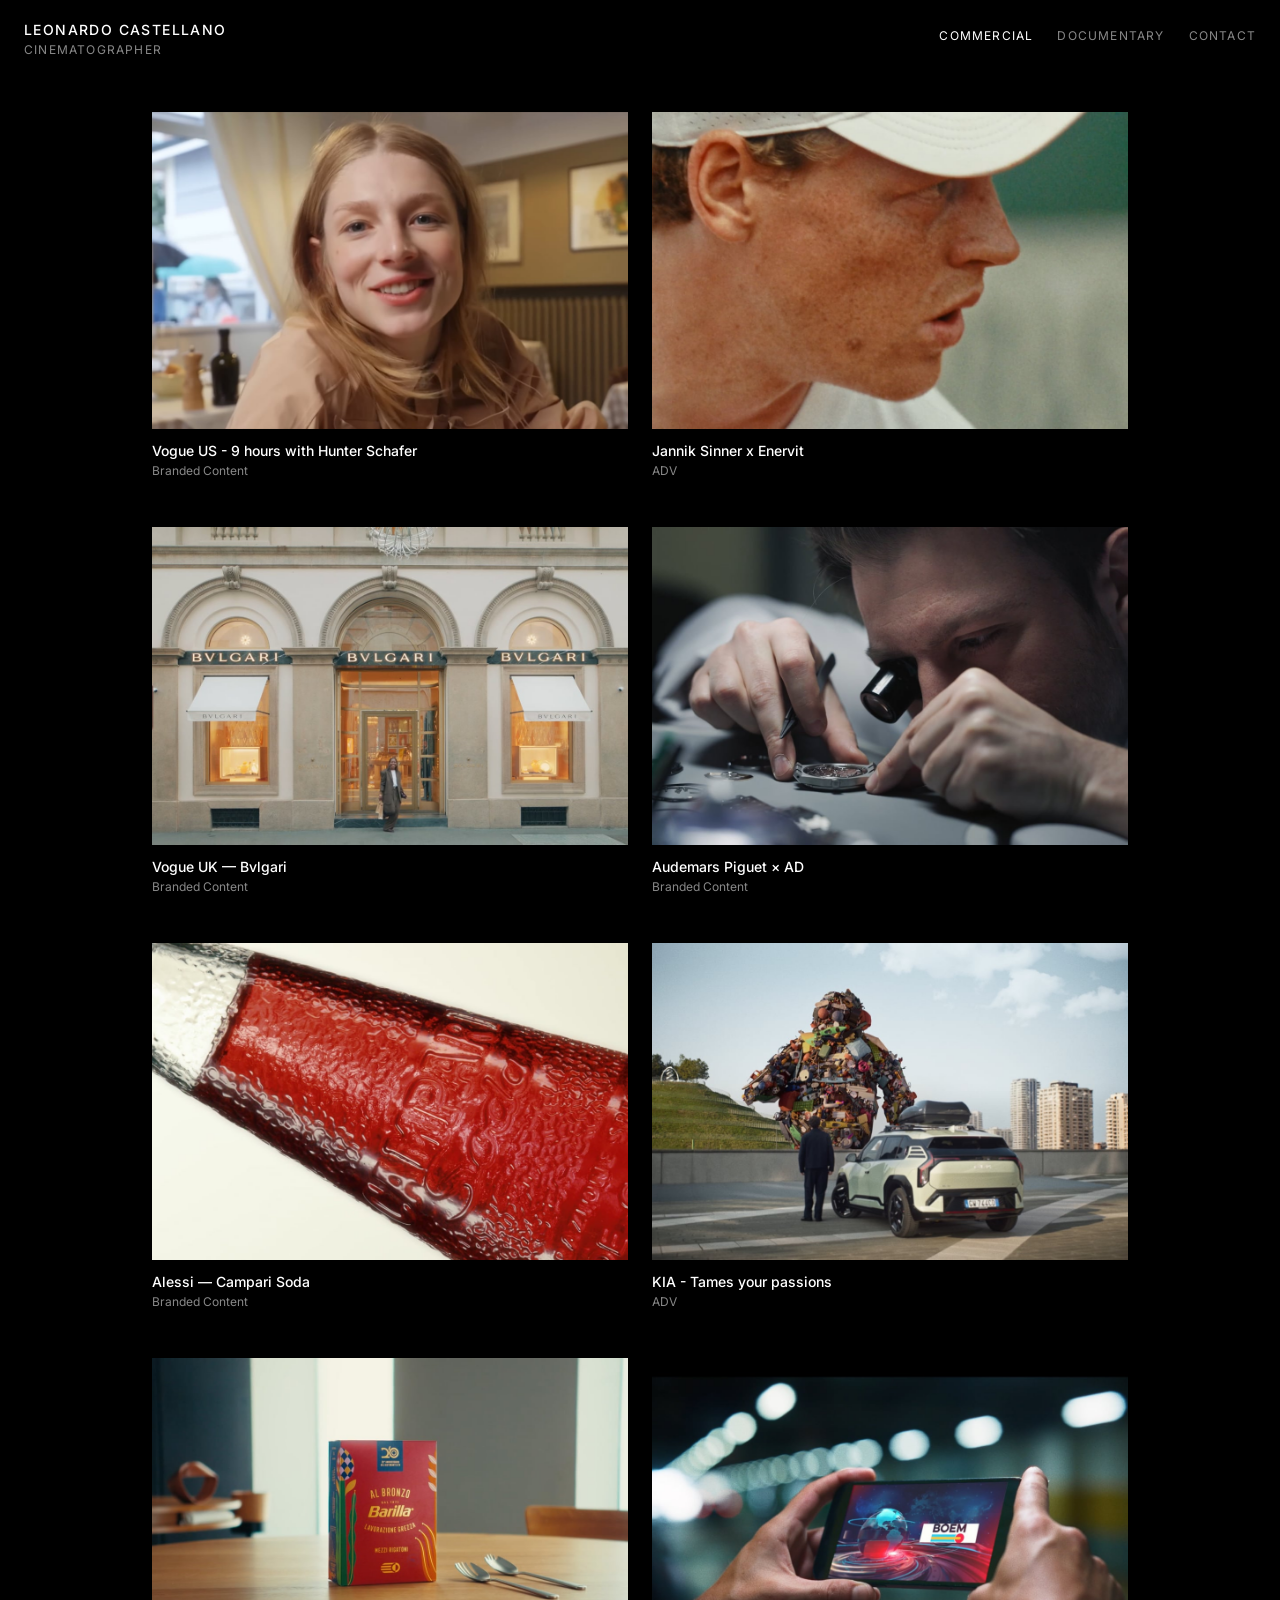
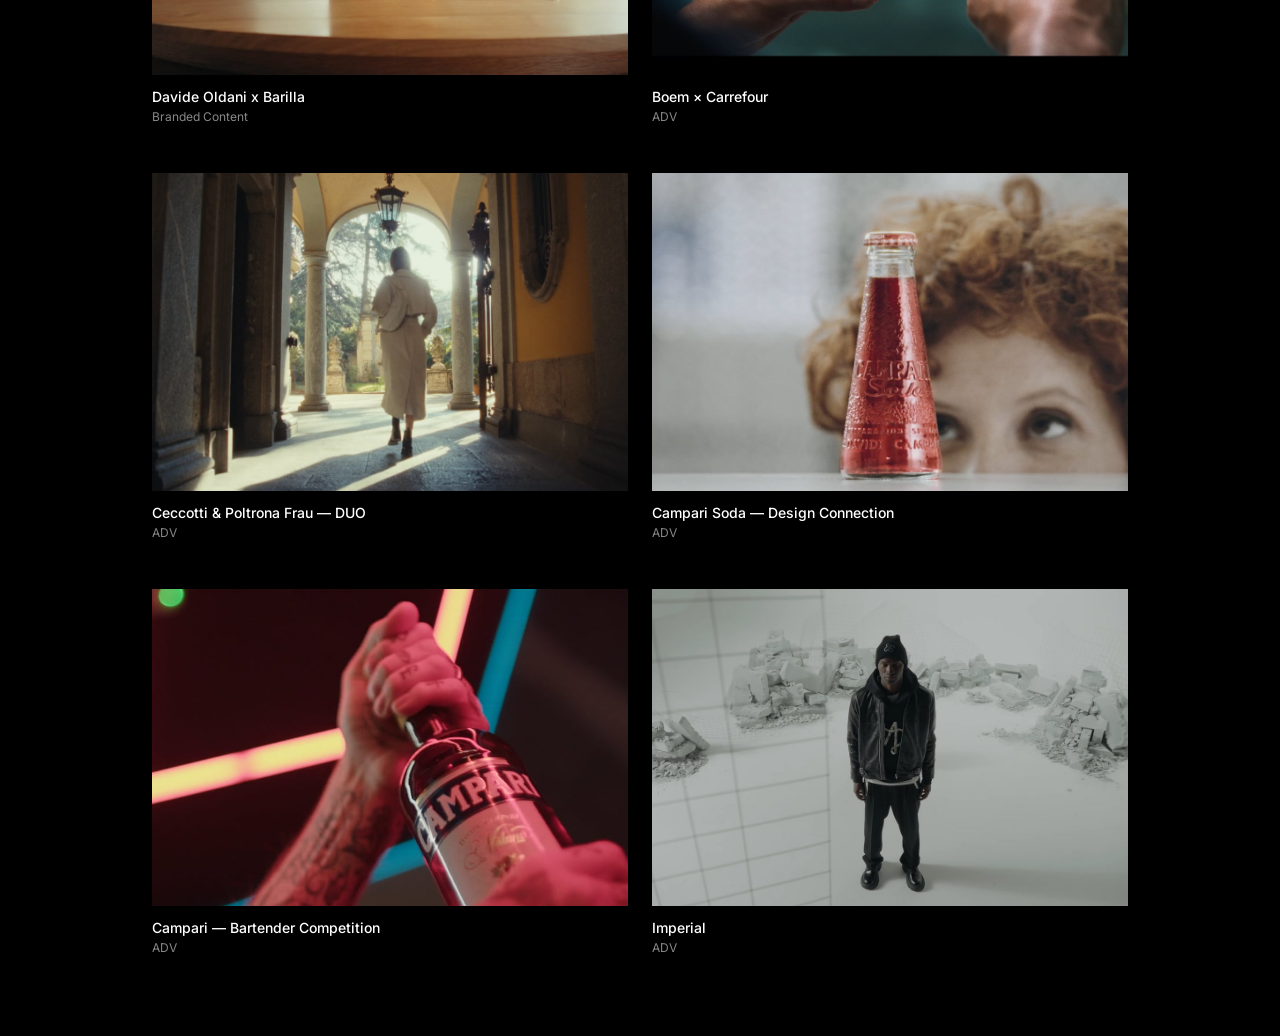
<file: index.html>
<!DOCTYPE html><html lang="en"> <head><script async src="https://www.googletagmanager.com/gtag/js?id=G-KH7DXNB1M0"></script> <script>(function(){const GA_ID = "G-KH7DXNB1M0";

  window.dataLayer = window.dataLayer || [];
  function gtag() { dataLayer.push(arguments); }
  window.gtag = gtag;
  gtag("js", new Date());
  gtag("config", GA_ID);
})();</script> <script>
  (function () {
    function track(event) {
      var link = event.target.closest && event.target.closest("a[href]");
      if (!link || typeof gtag !== "function") return;
      var url;
      try { url = new URL(link.href, location.href); } catch (e) { return; }

      if (url.protocol === "mailto:") {
        gtag("event", "contact_click", { method: "email", page_path: location.pathname, transport_type: "beacon" });
        return;
      }
      if (!/^https?:$/.test(url.protocol)) return;
      var host = url.hostname.replace(/^www\./, "");
      if (host === location.hostname.replace(/^www\./, "")) return;

      gtag("event", "outbound_click", {
        link_url: url.href,
        link_domain: host,
        link_text: (link.textContent || "").trim().slice(0, 100),
        page_path: location.pathname,
        transport_type: "beacon"
      });
    }
    document.addEventListener("click", track, true);
    document.addEventListener("auxclick", function (e) { if (e.button === 1) track(e); }, true);
  })();
</script><meta charset="UTF-8"><meta name="viewport" content="width=device-width, initial-scale=1.0"><meta name="description" content="Cinematographer based in Milan. Commercial work for Hermès, Miu Miu, Vogue US, Campari, Audemars Piguet, Schwarzkopf, and more. Co-founder of Panino Films."><link rel="canonical" href="https://leonardocastellano.com/"><!-- Open Graph --><meta property="og:type" content="website"><meta property="og:url" content="https://leonardocastellano.com/"><meta property="og:title" content="Leonardo Castellano — Cinematographer"><meta property="og:description" content="Cinematographer based in Milan. Commercial work for Hermès, Miu Miu, Vogue US, Campari, Audemars Piguet, Schwarzkopf, and more. Co-founder of Panino Films."><meta property="og:site_name" content="Leonardo Castellano"><meta property="og:image" content="https://leonardocastellano.com/images/vimeo_885307646.jpg"><meta property="og:image:width" content="1280"><meta property="og:image:height" content="720"><!-- Twitter Card --><meta name="twitter:card" content="summary_large_image"><meta name="twitter:title" content="Leonardo Castellano — Cinematographer"><meta name="twitter:description" content="Cinematographer based in Milan. Commercial work for Hermès, Miu Miu, Vogue US, Campari, Audemars Piguet, Schwarzkopf, and more. Co-founder of Panino Films."><meta name="twitter:image" content="https://leonardocastellano.com/images/vimeo_885307646.jpg"><title>Leonardo Castellano — Cinematographer</title><link rel="preconnect" href="https://fonts.googleapis.com"><link rel="preconnect" href="https://fonts.gstatic.com" crossorigin><link href="https://fonts.googleapis.com/css2?family=Inter:wght@300;400;500&display=swap" rel="stylesheet"><link rel="icon" type="image/svg+xml" href="/favicon.svg"><link rel="icon" type="image/x-icon" href="/favicon.ico"><!-- JSON-LD structured data --><script type="application/ld+json">{"@context":"https://schema.org","@type":"Person","name":"Leonardo Castellano","jobTitle":"Cinematographer","url":"https://leonardocastellano.com","sameAs":["https://www.instagram.com/leocast_/","https://www.linkedin.com/in/leonardo-castellano-b38709131/","https://www.imdb.com/name/nm10635795/","https://vimeo.com/leonardocastellano"],"worksFor":{"@type":"Organization","name":"Panino Films","url":"https://www.paninofilms.com/"},"address":{"@type":"PostalAddress","addressLocality":"Milan","addressCountry":"IT"}}</script><link rel="stylesheet" href="/_astro/contact.BIBNfQE3.css"></head> <body class="min-h-screen bg-(--color-bg) text-(--color-text)">  <nav class="fixed top-0 left-0 right-0 z-50 bg-(--color-bg)"> <div class="flex items-start justify-between px-6 py-5"> <div> <a href="/" class="block text-sm font-medium uppercase tracking-widest text-(--color-text) hover:opacity-70 transition-opacity">
Leonardo Castellano
</a> <span class="block text-xs uppercase tracking-widest text-(--color-muted) mt-0.5">
cinematographer
</span> </div> <!-- Desktop links --> <ul class="hidden sm:flex gap-6 items-center mt-0.5"> <li> <a href="/" class="text-xs uppercase tracking-widest transition-colors text-(--color-text)"> Commercial </a> </li><li> <a href="/documentary" class="text-xs uppercase tracking-widest transition-colors text-(--color-muted) hover:text-(--color-text)"> Documentary </a> </li><li> <a href="/contact" class="text-xs uppercase tracking-widest transition-colors text-(--color-muted) hover:text-(--color-text)"> Contact </a> </li> </ul> <!-- Mobile hamburger --> <button id="nav-toggle" class="sm:hidden flex flex-col justify-center gap-[5px] mt-1 p-1 -mr-1" aria-label="Toggle menu"> <span id="bar1" class="block w-5 h-px bg-(--color-text) transition-all duration-200"></span> <span id="bar2" class="block w-5 h-px bg-(--color-text) transition-all duration-200"></span> <span id="bar3" class="block w-5 h-px bg-(--color-text) transition-all duration-200"></span> </button> </div> <!-- Mobile menu panel --> <div id="nav-menu" class="hidden sm:hidden px-6 pb-6"> <ul class="flex flex-col gap-5"> <li> <a href="/" class="text-xs uppercase tracking-widest transition-colors text-(--color-text)"> Commercial </a> </li><li> <a href="/documentary" class="text-xs uppercase tracking-widest transition-colors text-(--color-muted) hover:text-(--color-text)"> Documentary </a> </li><li> <a href="/contact" class="text-xs uppercase tracking-widest transition-colors text-(--color-muted) hover:text-(--color-text)"> Contact </a> </li> </ul> </div> </nav> <script type="module">const c=document.getElementById("nav-toggle"),t=document.getElementById("nav-menu"),e=document.getElementById("bar1"),s=document.getElementById("bar2"),a=document.getElementById("bar3");c?.addEventListener("click",()=>{const n=!t?.classList.contains("hidden");t?.classList.toggle("hidden"),n?(e?.classList.remove("translate-y-[6px]","rotate-45"),s?.classList.remove("opacity-0"),a?.classList.remove("-translate-y-[6px]","-rotate-45")):(e?.classList.add("translate-y-[6px]","rotate-45"),s?.classList.add("opacity-0"),a?.classList.add("-translate-y-[6px]","-rotate-45"))});</script> <main class="pt-28 px-6 pb-20 max-w-5xl mx-auto"> <div class="grid grid-cols-1 md:grid-cols-2 gap-x-6 gap-y-12"> <article class="group cursor-pointer" data-title="Vogue US - 9 hours with Hunter Schafer" data-vimeo="885307646"> <div class="w-full overflow-hidden bg-(--color-placeholder)" style="aspect-ratio: 3/2;"> <img src="/images/vimeo_885307646.jpg" alt="Vogue US - 9 hours with Hunter Schafer" class="w-full h-full object-cover transition-opacity duration-300 group-hover:opacity-80"> </div> <div class="mt-3"> <p class="text-sm font-medium text-(--color-text)">Vogue US - 9 hours with Hunter Schafer</p> <p class="text-xs text-(--color-muted) mt-0.5">Branded Content</p> </div> </article><article class="group cursor-pointer" data-title="Jannik Sinner x Enervit" data-vimeo="1167198374"> <div class="w-full overflow-hidden bg-(--color-placeholder)" style="aspect-ratio: 3/2;"> <img src="/images/vimeo_1167198374.jpg" alt="Jannik Sinner x Enervit" class="w-full h-full object-cover transition-opacity duration-300 group-hover:opacity-80"> </div> <div class="mt-3"> <p class="text-sm font-medium text-(--color-text)">Jannik Sinner x Enervit</p> <p class="text-xs text-(--color-muted) mt-0.5">ADV</p> </div> </article><article class="group cursor-pointer" data-title="Vogue UK — Bvlgari" data-vimeo="1166902913"> <div class="w-full overflow-hidden bg-(--color-placeholder)" style="aspect-ratio: 3/2;"> <img src="/images/vimeo_1166902913.jpg" alt="Vogue UK — Bvlgari" class="w-full h-full object-cover transition-opacity duration-300 group-hover:opacity-80"> </div> <div class="mt-3"> <p class="text-sm font-medium text-(--color-text)">Vogue UK — Bvlgari</p> <p class="text-xs text-(--color-muted) mt-0.5">Branded Content</p> </div> </article><article class="group cursor-pointer" data-title="Audemars Piguet × AD" data-vimeo="969770645"> <div class="w-full overflow-hidden bg-(--color-placeholder)" style="aspect-ratio: 3/2;"> <img src="/images/vimeo_969770645.jpg" alt="Audemars Piguet × AD" class="w-full h-full object-cover transition-opacity duration-300 group-hover:opacity-80"> </div> <div class="mt-3"> <p class="text-sm font-medium text-(--color-text)">Audemars Piguet × AD</p> <p class="text-xs text-(--color-muted) mt-0.5">Branded Content</p> </div> </article><article class="group cursor-pointer" data-title="Alessi — Campari Soda" data-vimeo="793425584"> <div class="w-full overflow-hidden bg-(--color-placeholder)" style="aspect-ratio: 3/2;"> <img src="/images/vimeo_793425584.jpg" alt="Alessi — Campari Soda" class="w-full h-full object-cover transition-opacity duration-300 group-hover:opacity-80"> </div> <div class="mt-3"> <p class="text-sm font-medium text-(--color-text)">Alessi — Campari Soda</p> <p class="text-xs text-(--color-muted) mt-0.5">Branded Content</p> </div> </article><article class="group cursor-pointer" data-title="KIA - Tames your passions" data-vimeo="1167204986"> <div class="w-full overflow-hidden bg-(--color-placeholder)" style="aspect-ratio: 3/2;"> <img src="/images/vimeo_1167204986.jpg" alt="KIA - Tames your passions" class="w-full h-full object-cover transition-opacity duration-300 group-hover:opacity-80"> </div> <div class="mt-3"> <p class="text-sm font-medium text-(--color-text)">KIA - Tames your passions</p> <p class="text-xs text-(--color-muted) mt-0.5">ADV</p> </div> </article><article class="group cursor-pointer" data-title="Davide Oldani x Barilla" data-vimeo="885730419"> <div class="w-full overflow-hidden bg-(--color-placeholder)" style="aspect-ratio: 3/2;"> <img src="/images/vimeo_885730419.jpg" alt="Davide Oldani x Barilla" class="w-full h-full object-cover transition-opacity duration-300 group-hover:opacity-80"> </div> <div class="mt-3"> <p class="text-sm font-medium text-(--color-text)">Davide Oldani x Barilla</p> <p class="text-xs text-(--color-muted) mt-0.5">Branded Content</p> </div> </article><article class="group cursor-pointer" data-title="Boem × Carrefour" data-vimeo="1013064742"> <div class="w-full overflow-hidden bg-(--color-placeholder)" style="aspect-ratio: 3/2;"> <img src="/images/vimeo_1013064742.jpg" alt="Boem × Carrefour" class="w-full h-full object-cover transition-opacity duration-300 group-hover:opacity-80"> </div> <div class="mt-3"> <p class="text-sm font-medium text-(--color-text)">Boem × Carrefour</p> <p class="text-xs text-(--color-muted) mt-0.5">ADV</p> </div> </article><article class="group cursor-pointer" data-title="Ceccotti &#38; Poltrona Frau — DUO" data-vimeo="822110959"> <div class="w-full overflow-hidden bg-(--color-placeholder)" style="aspect-ratio: 3/2;"> <img src="/images/vimeo_822110959.jpg" alt="Ceccotti &#38; Poltrona Frau — DUO" class="w-full h-full object-cover transition-opacity duration-300 group-hover:opacity-80"> </div> <div class="mt-3"> <p class="text-sm font-medium text-(--color-text)">Ceccotti &amp; Poltrona Frau — DUO</p> <p class="text-xs text-(--color-muted) mt-0.5">ADV</p> </div> </article><article class="group cursor-pointer" data-title="Campari Soda — Design Connection" data-vimeo="500476100"> <div class="w-full overflow-hidden bg-(--color-placeholder)" style="aspect-ratio: 3/2;"> <img src="/images/vimeo_500476100.jpg" alt="Campari Soda — Design Connection" class="w-full h-full object-cover transition-opacity duration-300 group-hover:opacity-80"> </div> <div class="mt-3"> <p class="text-sm font-medium text-(--color-text)">Campari Soda — Design Connection</p> <p class="text-xs text-(--color-muted) mt-0.5">ADV</p> </div> </article><article class="group cursor-pointer" data-title="Campari — Bartender Competition" data-vimeo="829504361"> <div class="w-full overflow-hidden bg-(--color-placeholder)" style="aspect-ratio: 3/2;"> <img src="/images/vimeo_829504361.jpg" alt="Campari — Bartender Competition" class="w-full h-full object-cover transition-opacity duration-300 group-hover:opacity-80"> </div> <div class="mt-3"> <p class="text-sm font-medium text-(--color-text)">Campari — Bartender Competition</p> <p class="text-xs text-(--color-muted) mt-0.5">ADV</p> </div> </article><article class="group cursor-pointer" data-title="Imperial" data-vimeo="1019816028"> <div class="w-full overflow-hidden bg-(--color-placeholder)" style="aspect-ratio: 3/2;"> <img src="/images/vimeo_1019816028.jpg" alt="Imperial" class="w-full h-full object-cover transition-opacity duration-300 group-hover:opacity-80"> </div> <div class="mt-3"> <p class="text-sm font-medium text-(--color-text)">Imperial</p> <p class="text-xs text-(--color-muted) mt-0.5">ADV</p> </div> </article> </div> </main>  <div id="lightbox" class="fixed inset-0 z-[200] flex items-center justify-center bg-black/95 opacity-0 pointer-events-none transition-opacity duration-300" role="dialog" aria-modal="true" aria-label="Video player"> <button id="lightbox-close" class="absolute top-5 right-6 text-2xl leading-none text-white/50 hover:text-white transition-colors" aria-label="Close">✕</button> <div class="w-[90vw] max-w-4xl" style="aspect-ratio: 16/9;"> <iframe id="lightbox-iframe" class="w-full h-full" frameborder="0" allow="autoplay; fullscreen; picture-in-picture" allowfullscreen></iframe> </div> </div> <script type="module">const i=document.getElementById("lightbox"),c=document.getElementById("lightbox-iframe"),l=document.getElementById("lightbox-close");function d(e){c.src=e,i.classList.remove("opacity-0","pointer-events-none"),document.body.style.overflow="hidden"}function s(e,t,o){const n=window.gtag;typeof n=="function"&&n("event","video_play",{video_title:e.dataset.title??"",video_provider:t,video_id:o,page_path:location.pathname})}function a(){i.classList.add("opacity-0","pointer-events-none"),c.src="",document.body.style.overflow=""}l?.addEventListener("click",a);i.addEventListener("click",e=>{e.target===i&&a()});document.addEventListener("keydown",e=>{e.key==="Escape"&&a()});document.querySelectorAll("[data-vimeo]").forEach(e=>{e.addEventListener("click",()=>{const t=e.dataset.vimeo,o=e.dataset.vimeoHash;if(t){const n=o?`&h=${o}`:"";s(e,"vimeo",t),d(`https://player.vimeo.com/video/${t}?autoplay=1${n}&color=ffffff&title=0&byline=0&portrait=0`)}})});document.querySelectorAll("[data-youtube]").forEach(e=>{e.addEventListener("click",()=>{const t=e.dataset.youtube;t&&(s(e,"youtube",t),d(`https://www.youtube.com/embed/${t}?autoplay=1`))})});</script> </body></html>
</file>
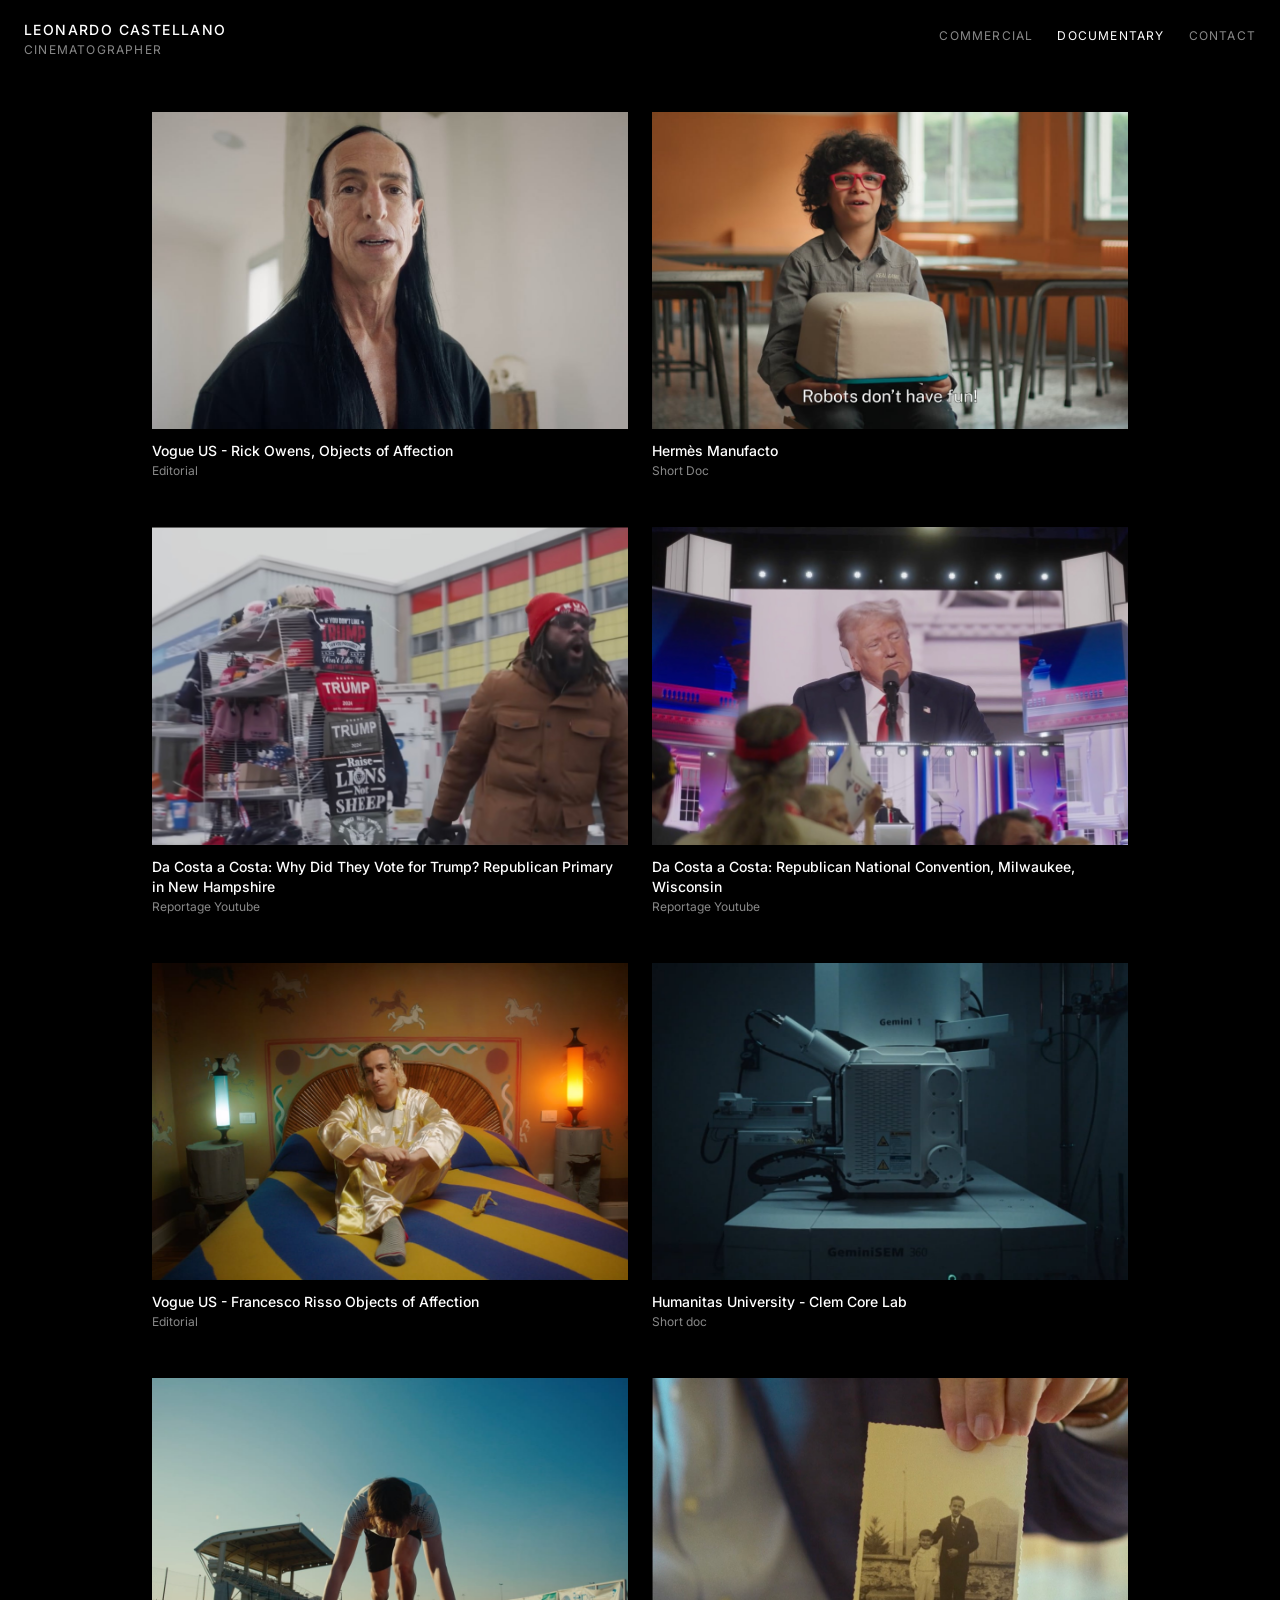
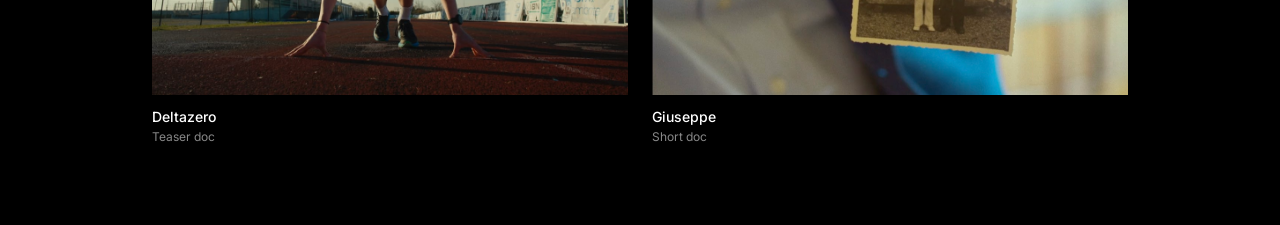
<file: documentary/index.html>
<!DOCTYPE html><html lang="en"> <head><script async src="https://www.googletagmanager.com/gtag/js?id=G-KH7DXNB1M0"></script> <script>(function(){const GA_ID = "G-KH7DXNB1M0";

  window.dataLayer = window.dataLayer || [];
  function gtag() { dataLayer.push(arguments); }
  window.gtag = gtag;
  gtag("js", new Date());
  gtag("config", GA_ID);
})();</script> <script>
  (function () {
    function track(event) {
      var link = event.target.closest && event.target.closest("a[href]");
      if (!link || typeof gtag !== "function") return;
      var url;
      try { url = new URL(link.href, location.href); } catch (e) { return; }

      if (url.protocol === "mailto:") {
        gtag("event", "contact_click", { method: "email", page_path: location.pathname, transport_type: "beacon" });
        return;
      }
      if (!/^https?:$/.test(url.protocol)) return;
      var host = url.hostname.replace(/^www\./, "");
      if (host === location.hostname.replace(/^www\./, "")) return;

      gtag("event", "outbound_click", {
        link_url: url.href,
        link_domain: host,
        link_text: (link.textContent || "").trim().slice(0, 100),
        page_path: location.pathname,
        transport_type: "beacon"
      });
    }
    document.addEventListener("click", track, true);
    document.addEventListener("auxclick", function (e) { if (e.button === 1) track(e); }, true);
  })();
</script><meta charset="UTF-8"><meta name="viewport" content="width=device-width, initial-scale=1.0"><meta name="description" content="Documentary, short film, and reportage work by Leonardo Castellano, cinematographer based in Milan."><link rel="canonical" href="https://leonardocastellano.com/documentary/"><!-- Open Graph --><meta property="og:type" content="website"><meta property="og:url" content="https://leonardocastellano.com/documentary/"><meta property="og:title" content="Documentary — Leonardo Castellano"><meta property="og:description" content="Documentary, short film, and reportage work by Leonardo Castellano, cinematographer based in Milan."><meta property="og:site_name" content="Leonardo Castellano"><meta property="og:image" content="https://leonardocastellano.com/images/vimeo_885307646.jpg"><meta property="og:image:width" content="1280"><meta property="og:image:height" content="720"><!-- Twitter Card --><meta name="twitter:card" content="summary_large_image"><meta name="twitter:title" content="Documentary — Leonardo Castellano"><meta name="twitter:description" content="Documentary, short film, and reportage work by Leonardo Castellano, cinematographer based in Milan."><meta name="twitter:image" content="https://leonardocastellano.com/images/vimeo_885307646.jpg"><title>Documentary — Leonardo Castellano</title><link rel="preconnect" href="https://fonts.googleapis.com"><link rel="preconnect" href="https://fonts.gstatic.com" crossorigin><link href="https://fonts.googleapis.com/css2?family=Inter:wght@300;400;500&display=swap" rel="stylesheet"><link rel="icon" type="image/svg+xml" href="/favicon.svg"><link rel="icon" type="image/x-icon" href="/favicon.ico"><!-- JSON-LD structured data --><script type="application/ld+json">{"@context":"https://schema.org","@type":"Person","name":"Leonardo Castellano","jobTitle":"Cinematographer","url":"https://leonardocastellano.com","sameAs":["https://www.instagram.com/leocast_/","https://www.linkedin.com/in/leonardo-castellano-b38709131/","https://www.imdb.com/name/nm10635795/","https://vimeo.com/leonardocastellano"],"worksFor":{"@type":"Organization","name":"Panino Films","url":"https://www.paninofilms.com/"},"address":{"@type":"PostalAddress","addressLocality":"Milan","addressCountry":"IT"}}</script><link rel="stylesheet" href="/_astro/contact.BIBNfQE3.css"></head> <body class="min-h-screen bg-(--color-bg) text-(--color-text)">  <nav class="fixed top-0 left-0 right-0 z-50 bg-(--color-bg)"> <div class="flex items-start justify-between px-6 py-5"> <div> <a href="/" class="block text-sm font-medium uppercase tracking-widest text-(--color-text) hover:opacity-70 transition-opacity">
Leonardo Castellano
</a> <span class="block text-xs uppercase tracking-widest text-(--color-muted) mt-0.5">
cinematographer
</span> </div> <!-- Desktop links --> <ul class="hidden sm:flex gap-6 items-center mt-0.5"> <li> <a href="/" class="text-xs uppercase tracking-widest transition-colors text-(--color-muted) hover:text-(--color-text)"> Commercial </a> </li><li> <a href="/documentary" class="text-xs uppercase tracking-widest transition-colors text-(--color-text)"> Documentary </a> </li><li> <a href="/contact" class="text-xs uppercase tracking-widest transition-colors text-(--color-muted) hover:text-(--color-text)"> Contact </a> </li> </ul> <!-- Mobile hamburger --> <button id="nav-toggle" class="sm:hidden flex flex-col justify-center gap-[5px] mt-1 p-1 -mr-1" aria-label="Toggle menu"> <span id="bar1" class="block w-5 h-px bg-(--color-text) transition-all duration-200"></span> <span id="bar2" class="block w-5 h-px bg-(--color-text) transition-all duration-200"></span> <span id="bar3" class="block w-5 h-px bg-(--color-text) transition-all duration-200"></span> </button> </div> <!-- Mobile menu panel --> <div id="nav-menu" class="hidden sm:hidden px-6 pb-6"> <ul class="flex flex-col gap-5"> <li> <a href="/" class="text-xs uppercase tracking-widest transition-colors text-(--color-muted) hover:text-(--color-text)"> Commercial </a> </li><li> <a href="/documentary" class="text-xs uppercase tracking-widest transition-colors text-(--color-text)"> Documentary </a> </li><li> <a href="/contact" class="text-xs uppercase tracking-widest transition-colors text-(--color-muted) hover:text-(--color-text)"> Contact </a> </li> </ul> </div> </nav> <script type="module">const c=document.getElementById("nav-toggle"),t=document.getElementById("nav-menu"),e=document.getElementById("bar1"),s=document.getElementById("bar2"),a=document.getElementById("bar3");c?.addEventListener("click",()=>{const n=!t?.classList.contains("hidden");t?.classList.toggle("hidden"),n?(e?.classList.remove("translate-y-[6px]","rotate-45"),s?.classList.remove("opacity-0"),a?.classList.remove("-translate-y-[6px]","-rotate-45")):(e?.classList.add("translate-y-[6px]","rotate-45"),s?.classList.add("opacity-0"),a?.classList.add("-translate-y-[6px]","-rotate-45"))});</script> <main class="pt-28 px-6 pb-20 max-w-5xl mx-auto"> <div class="grid grid-cols-1 md:grid-cols-2 gap-x-6 gap-y-12"> <article class="group cursor-pointer" data-title="Vogue US - Rick Owens, Objects of Affection" data-vimeo="912319725"> <div class="w-full overflow-hidden bg-(--color-placeholder)" style="aspect-ratio: 3/2;"> <img src="/images/vimeo_912319725.jpg" alt="Vogue US - Rick Owens, Objects of Affection" class="w-full h-full object-cover transition-opacity duration-300 group-hover:opacity-80"> </div> <div class="mt-3"> <p class="text-sm font-medium text-(--color-text)">Vogue US - Rick Owens, Objects of Affection</p> <p class="text-xs text-(--color-muted) mt-0.5">Editorial</p> </div> </article><article class="group cursor-pointer" data-title="Hermès Manufacto" data-vimeo="643445599"> <div class="w-full overflow-hidden bg-(--color-placeholder)" style="aspect-ratio: 3/2;"> <img src="/images/vimeo_643445599.jpg" alt="Hermès Manufacto" class="w-full h-full object-cover transition-opacity duration-300 group-hover:opacity-80"> </div> <div class="mt-3"> <p class="text-sm font-medium text-(--color-text)">Hermès Manufacto</p> <p class="text-xs text-(--color-muted) mt-0.5">Short Doc</p> </div> </article><article class="group cursor-pointer" data-title="Da Costa a Costa: Why Did They Vote for Trump? Republican Primary in New Hampshire" data-youtube="oygcTvkNezE"> <div class="w-full overflow-hidden bg-(--color-placeholder)" style="aspect-ratio: 3/2;"> <img src="/images/youtube_oygcTvkNezE.jpg" alt="Da Costa a Costa: Why Did They Vote for Trump? Republican Primary in New Hampshire" class="w-full h-full object-cover transition-opacity duration-300 group-hover:opacity-80"> </div> <div class="mt-3"> <p class="text-sm font-medium text-(--color-text)">Da Costa a Costa: Why Did They Vote for Trump? Republican Primary in New Hampshire</p> <p class="text-xs text-(--color-muted) mt-0.5">Reportage Youtube</p> </div> </article><article class="group cursor-pointer" data-title="Da Costa a Costa: Republican National Convention, Milwaukee, Wisconsin" data-youtube="ikqKi7T4ozw"> <div class="w-full overflow-hidden bg-(--color-placeholder)" style="aspect-ratio: 3/2;"> <img src="/images/youtube_ikqKi7T4ozw.jpg" alt="Da Costa a Costa: Republican National Convention, Milwaukee, Wisconsin" class="w-full h-full object-cover transition-opacity duration-300 group-hover:opacity-80"> </div> <div class="mt-3"> <p class="text-sm font-medium text-(--color-text)">Da Costa a Costa: Republican National Convention, Milwaukee, Wisconsin</p> <p class="text-xs text-(--color-muted) mt-0.5">Reportage Youtube</p> </div> </article><article class="group cursor-pointer" data-title="Vogue US - Francesco Risso Objects of Affection" data-vimeo="643561448"> <div class="w-full overflow-hidden bg-(--color-placeholder)" style="aspect-ratio: 3/2;"> <img src="/images/vimeo_643561448.jpg" alt="Vogue US - Francesco Risso Objects of Affection" class="w-full h-full object-cover transition-opacity duration-300 group-hover:opacity-80"> </div> <div class="mt-3"> <p class="text-sm font-medium text-(--color-text)">Vogue US - Francesco Risso Objects of Affection</p> <p class="text-xs text-(--color-muted) mt-0.5">Editorial</p> </div> </article><article class="group cursor-pointer" data-title="Humanitas University - Clem Core Lab" data-vimeo="1097592976"> <div class="w-full overflow-hidden bg-(--color-placeholder)" style="aspect-ratio: 3/2;"> <img src="/images/vimeo_1097592976.jpg" alt="Humanitas University - Clem Core Lab" class="w-full h-full object-cover transition-opacity duration-300 group-hover:opacity-80"> </div> <div class="mt-3"> <p class="text-sm font-medium text-(--color-text)">Humanitas University - Clem Core Lab</p> <p class="text-xs text-(--color-muted) mt-0.5">Short doc</p> </div> </article><article class="group cursor-pointer" data-title="Deltazero" data-vimeo="1103179692" data-vimeo-hash="4b1ccb0812"> <div class="w-full overflow-hidden bg-(--color-placeholder)" style="aspect-ratio: 3/2;"> <img src="/images/vimeo_1103179692.jpg" alt="Deltazero" class="w-full h-full object-cover transition-opacity duration-300 group-hover:opacity-80"> </div> <div class="mt-3"> <p class="text-sm font-medium text-(--color-text)">Deltazero</p> <p class="text-xs text-(--color-muted) mt-0.5">Teaser doc</p> </div> </article><article class="group cursor-pointer" data-title="Giuseppe" data-vimeo="859429738"> <div class="w-full overflow-hidden bg-(--color-placeholder)" style="aspect-ratio: 3/2;"> <img src="/images/vimeo_859429738.jpg" alt="Giuseppe" class="w-full h-full object-cover transition-opacity duration-300 group-hover:opacity-80"> </div> <div class="mt-3"> <p class="text-sm font-medium text-(--color-text)">Giuseppe</p> <p class="text-xs text-(--color-muted) mt-0.5">Short doc</p> </div> </article> </div> </main>  <div id="lightbox" class="fixed inset-0 z-[200] flex items-center justify-center bg-black/95 opacity-0 pointer-events-none transition-opacity duration-300" role="dialog" aria-modal="true" aria-label="Video player"> <button id="lightbox-close" class="absolute top-5 right-6 text-2xl leading-none text-white/50 hover:text-white transition-colors" aria-label="Close">✕</button> <div class="w-[90vw] max-w-4xl" style="aspect-ratio: 16/9;"> <iframe id="lightbox-iframe" class="w-full h-full" frameborder="0" allow="autoplay; fullscreen; picture-in-picture" allowfullscreen></iframe> </div> </div> <script type="module">const i=document.getElementById("lightbox"),c=document.getElementById("lightbox-iframe"),l=document.getElementById("lightbox-close");function d(e){c.src=e,i.classList.remove("opacity-0","pointer-events-none"),document.body.style.overflow="hidden"}function s(e,t,o){const n=window.gtag;typeof n=="function"&&n("event","video_play",{video_title:e.dataset.title??"",video_provider:t,video_id:o,page_path:location.pathname})}function a(){i.classList.add("opacity-0","pointer-events-none"),c.src="",document.body.style.overflow=""}l?.addEventListener("click",a);i.addEventListener("click",e=>{e.target===i&&a()});document.addEventListener("keydown",e=>{e.key==="Escape"&&a()});document.querySelectorAll("[data-vimeo]").forEach(e=>{e.addEventListener("click",()=>{const t=e.dataset.vimeo,o=e.dataset.vimeoHash;if(t){const n=o?`&h=${o}`:"";s(e,"vimeo",t),d(`https://player.vimeo.com/video/${t}?autoplay=1${n}&color=ffffff&title=0&byline=0&portrait=0`)}})});document.querySelectorAll("[data-youtube]").forEach(e=>{e.addEventListener("click",()=>{const t=e.dataset.youtube;t&&(s(e,"youtube",t),d(`https://www.youtube.com/embed/${t}?autoplay=1`))})});</script> </body></html>
</file>
<file: _astro/contact.BIBNfQE3.css>
/*! tailwindcss v4.1.18 | MIT License | https://tailwindcss.com */@layer properties{@supports (((-webkit-hyphens:none)) and (not (margin-trim:inline))) or ((-moz-orient:inline) and (not (color:rgb(from red r g b)))){*,:before,:after,::backdrop{--tw-translate-x:0;--tw-translate-y:0;--tw-translate-z:0;--tw-leading:initial;--tw-font-weight:initial;--tw-tracking:initial;--tw-backdrop-blur:initial;--tw-backdrop-brightness:initial;--tw-backdrop-contrast:initial;--tw-backdrop-grayscale:initial;--tw-backdrop-hue-rotate:initial;--tw-backdrop-invert:initial;--tw-backdrop-opacity:initial;--tw-backdrop-saturate:initial;--tw-backdrop-sepia:initial;--tw-duration:initial}}}@layer theme{:root,:host{--font-sans:"Inter",sans-serif;--font-mono:ui-monospace,SFMono-Regular,Menlo,Monaco,Consolas,"Liberation Mono","Courier New",monospace;--color-black:#000;--color-white:#fff;--spacing:.25rem;--container-4xl:56rem;--container-5xl:64rem;--text-xs:.75rem;--text-xs--line-height:calc(1/.75);--text-sm:.875rem;--text-sm--line-height:calc(1.25/.875);--text-lg:1.125rem;--text-lg--line-height:calc(1.75/1.125);--text-2xl:1.5rem;--text-2xl--line-height:calc(2/1.5);--font-weight-light:300;--font-weight-medium:500;--tracking-wide:.025em;--tracking-widest:.1em;--default-transition-duration:.15s;--default-transition-timing-function:cubic-bezier(.4,0,.2,1);--default-font-family:var(--font-sans);--default-mono-font-family:var(--font-mono);--color-bg:#000;--color-text:#fff;--color-muted:#888;--color-placeholder:#1a1a1a}}@layer base{*,:after,:before,::backdrop{box-sizing:border-box;border:0 solid;margin:0;padding:0}::file-selector-button{box-sizing:border-box;border:0 solid;margin:0;padding:0}html,:host{-webkit-text-size-adjust:100%;tab-size:4;line-height:1.5;font-family:var(--default-font-family,ui-sans-serif,system-ui,sans-serif,"Apple Color Emoji","Segoe UI Emoji","Segoe UI Symbol","Noto Color Emoji");font-feature-settings:var(--default-font-feature-settings,normal);font-variation-settings:var(--default-font-variation-settings,normal);-webkit-tap-highlight-color:transparent}hr{height:0;color:inherit;border-top-width:1px}abbr:where([title]){-webkit-text-decoration:underline dotted;text-decoration:underline dotted}h1,h2,h3,h4,h5,h6{font-size:inherit;font-weight:inherit}a{color:inherit;-webkit-text-decoration:inherit;text-decoration:inherit}b,strong{font-weight:bolder}code,kbd,samp,pre{font-family:var(--default-mono-font-family,ui-monospace,SFMono-Regular,Menlo,Monaco,Consolas,"Liberation Mono","Courier New",monospace);font-feature-settings:var(--default-mono-font-feature-settings,normal);font-variation-settings:var(--default-mono-font-variation-settings,normal);font-size:1em}small{font-size:80%}sub,sup{vertical-align:baseline;font-size:75%;line-height:0;position:relative}sub{bottom:-.25em}sup{top:-.5em}table{text-indent:0;border-color:inherit;border-collapse:collapse}:-moz-focusring{outline:auto}progress{vertical-align:baseline}summary{display:list-item}ol,ul,menu{list-style:none}img,svg,video,canvas,audio,iframe,embed,object{vertical-align:middle;display:block}img,video{max-width:100%;height:auto}button,input,select,optgroup,textarea{font:inherit;font-feature-settings:inherit;font-variation-settings:inherit;letter-spacing:inherit;color:inherit;opacity:1;background-color:#0000;border-radius:0}::file-selector-button{font:inherit;font-feature-settings:inherit;font-variation-settings:inherit;letter-spacing:inherit;color:inherit;opacity:1;background-color:#0000;border-radius:0}:where(select:is([multiple],[size])) optgroup{font-weight:bolder}:where(select:is([multiple],[size])) optgroup option{padding-inline-start:20px}::file-selector-button{margin-inline-end:4px}::placeholder{opacity:1}@supports (not ((-webkit-appearance:-apple-pay-button))) or (contain-intrinsic-size:1px){::placeholder{color:currentColor}@supports (color:color-mix(in lab,red,red)){::placeholder{color:color-mix(in oklab,currentcolor 50%,transparent)}}}textarea{resize:vertical}::-webkit-search-decoration{-webkit-appearance:none}::-webkit-date-and-time-value{min-height:1lh;text-align:inherit}::-webkit-datetime-edit{display:inline-flex}::-webkit-datetime-edit-fields-wrapper{padding:0}::-webkit-datetime-edit{padding-block:0}::-webkit-datetime-edit-year-field{padding-block:0}::-webkit-datetime-edit-month-field{padding-block:0}::-webkit-datetime-edit-day-field{padding-block:0}::-webkit-datetime-edit-hour-field{padding-block:0}::-webkit-datetime-edit-minute-field{padding-block:0}::-webkit-datetime-edit-second-field{padding-block:0}::-webkit-datetime-edit-millisecond-field{padding-block:0}::-webkit-datetime-edit-meridiem-field{padding-block:0}::-webkit-calendar-picker-indicator{line-height:1}:-moz-ui-invalid{box-shadow:none}button,input:where([type=button],[type=reset],[type=submit]){appearance:button}::file-selector-button{appearance:button}::-webkit-inner-spin-button{height:auto}::-webkit-outer-spin-button{height:auto}[hidden]:where(:not([hidden=until-found])){display:none!important}}@layer components;@layer utilities{.pointer-events-none{pointer-events:none}.absolute{position:absolute}.fixed{position:fixed}.static{position:static}.inset-0{inset:calc(var(--spacing)*0)}.top-0{top:calc(var(--spacing)*0)}.top-5{top:calc(var(--spacing)*5)}.right-0{right:calc(var(--spacing)*0)}.right-6{right:calc(var(--spacing)*6)}.left-0{left:calc(var(--spacing)*0)}.z-50{z-index:50}.z-\[200\]{z-index:200}.mx-auto{margin-inline:auto}.mt-0\.5{margin-top:calc(var(--spacing)*.5)}.mt-1{margin-top:calc(var(--spacing)*1)}.mt-3{margin-top:calc(var(--spacing)*3)}.mt-10{margin-top:calc(var(--spacing)*10)}.-mr-1{margin-right:calc(var(--spacing)*-1)}.block{display:block}.flex{display:flex}.grid{display:grid}.hidden{display:none}.h-full{height:100%}.h-px{height:1px}.min-h-\[60vh\]{min-height:60vh}.min-h-screen{min-height:100vh}.w-5{width:calc(var(--spacing)*5)}.w-\[90vw\]{width:90vw}.w-full{width:100%}.max-w-4xl{max-width:var(--container-4xl)}.max-w-5xl{max-width:var(--container-5xl)}.-translate-y-\[6px\]{--tw-translate-y: -6px ;translate:var(--tw-translate-x)var(--tw-translate-y)}.translate-y-\[6px\]{--tw-translate-y:6px;translate:var(--tw-translate-x)var(--tw-translate-y)}.-rotate-45{rotate:-45deg}.rotate-45{rotate:45deg}.cursor-default{cursor:default}.cursor-pointer{cursor:pointer}.grid-cols-1{grid-template-columns:repeat(1,minmax(0,1fr))}.flex-col{flex-direction:column}.flex-wrap{flex-wrap:wrap}.items-center{align-items:center}.items-start{align-items:flex-start}.justify-between{justify-content:space-between}.justify-center{justify-content:center}.gap-5{gap:calc(var(--spacing)*5)}.gap-6{gap:calc(var(--spacing)*6)}.gap-8{gap:calc(var(--spacing)*8)}.gap-\[5px\]{gap:5px}.gap-x-6{column-gap:calc(var(--spacing)*6)}.gap-x-8{column-gap:calc(var(--spacing)*8)}.gap-y-4{row-gap:calc(var(--spacing)*4)}.gap-y-12{row-gap:calc(var(--spacing)*12)}.overflow-hidden{overflow:hidden}.bg-\(--color-bg\){background-color:var(--color-bg)}.bg-\(--color-placeholder\){background-color:var(--color-placeholder)}.bg-\(--color-text\){background-color:var(--color-text)}.bg-black\/95{background-color:#000000f2}@supports (color:color-mix(in lab,red,red)){.bg-black\/95{background-color:color-mix(in oklab,var(--color-black)95%,transparent)}}.object-cover{object-fit:cover}.p-1{padding:calc(var(--spacing)*1)}.px-6{padding-inline:calc(var(--spacing)*6)}.py-5{padding-block:calc(var(--spacing)*5)}.pt-28{padding-top:calc(var(--spacing)*28)}.pb-6{padding-bottom:calc(var(--spacing)*6)}.pb-20{padding-bottom:calc(var(--spacing)*20)}.text-center{text-align:center}.text-2xl{font-size:var(--text-2xl);line-height:var(--tw-leading,var(--text-2xl--line-height))}.text-lg{font-size:var(--text-lg);line-height:var(--tw-leading,var(--text-lg--line-height))}.text-sm{font-size:var(--text-sm);line-height:var(--tw-leading,var(--text-sm--line-height))}.text-xs{font-size:var(--text-xs);line-height:var(--tw-leading,var(--text-xs--line-height))}.leading-none{--tw-leading:1;line-height:1}.font-light{--tw-font-weight:var(--font-weight-light);font-weight:var(--font-weight-light)}.font-medium{--tw-font-weight:var(--font-weight-medium);font-weight:var(--font-weight-medium)}.tracking-wide{--tw-tracking:var(--tracking-wide);letter-spacing:var(--tracking-wide)}.tracking-widest{--tw-tracking:var(--tracking-widest);letter-spacing:var(--tracking-widest)}.break-all{word-break:break-all}.text-\(--color-muted\){color:var(--color-muted)}.text-\(--color-text\){color:var(--color-text)}.text-white\/50{color:#ffffff80}@supports (color:color-mix(in lab,red,red)){.text-white\/50{color:color-mix(in oklab,var(--color-white)50%,transparent)}}.uppercase{text-transform:uppercase}.opacity-0{opacity:0}.backdrop-blur{--tw-backdrop-blur:blur(8px);-webkit-backdrop-filter:var(--tw-backdrop-blur,)var(--tw-backdrop-brightness,)var(--tw-backdrop-contrast,)var(--tw-backdrop-grayscale,)var(--tw-backdrop-hue-rotate,)var(--tw-backdrop-invert,)var(--tw-backdrop-opacity,)var(--tw-backdrop-saturate,)var(--tw-backdrop-sepia,);backdrop-filter:var(--tw-backdrop-blur,)var(--tw-backdrop-brightness,)var(--tw-backdrop-contrast,)var(--tw-backdrop-grayscale,)var(--tw-backdrop-hue-rotate,)var(--tw-backdrop-invert,)var(--tw-backdrop-opacity,)var(--tw-backdrop-saturate,)var(--tw-backdrop-sepia,)}.transition-all{transition-property:all;transition-timing-function:var(--tw-ease,var(--default-transition-timing-function));transition-duration:var(--tw-duration,var(--default-transition-duration))}.transition-colors{transition-property:color,background-color,border-color,outline-color,text-decoration-color,fill,stroke,--tw-gradient-from,--tw-gradient-via,--tw-gradient-to;transition-timing-function:var(--tw-ease,var(--default-transition-timing-function));transition-duration:var(--tw-duration,var(--default-transition-duration))}.transition-opacity{transition-property:opacity;transition-timing-function:var(--tw-ease,var(--default-transition-timing-function));transition-duration:var(--tw-duration,var(--default-transition-duration))}.duration-200{--tw-duration:.2s;transition-duration:.2s}.duration-300{--tw-duration:.3s;transition-duration:.3s}@media(hover:hover){.group-hover\:opacity-80:is(:where(.group):hover *){opacity:.8}.hover\:text-\(--color-muted\):hover{color:var(--color-muted)}.hover\:text-\(--color-text\):hover{color:var(--color-text)}.hover\:text-white:hover{color:var(--color-white)}.hover\:opacity-70:hover{opacity:.7}}@media(min-width:40rem){.sm\:flex{display:flex}.sm\:hidden{display:none}}@media(min-width:48rem){.md\:grid-cols-2{grid-template-columns:repeat(2,minmax(0,1fr))}.md\:text-2xl{font-size:var(--text-2xl);line-height:var(--tw-leading,var(--text-2xl--line-height))}}}html{background-color:var(--color-bg);color:var(--color-text);font-family:var(--font-sans)}*{box-sizing:border-box}@property --tw-translate-x{syntax:"*";inherits:false;initial-value:0}@property --tw-translate-y{syntax:"*";inherits:false;initial-value:0}@property --tw-translate-z{syntax:"*";inherits:false;initial-value:0}@property --tw-leading{syntax:"*";inherits:false}@property --tw-font-weight{syntax:"*";inherits:false}@property --tw-tracking{syntax:"*";inherits:false}@property --tw-backdrop-blur{syntax:"*";inherits:false}@property --tw-backdrop-brightness{syntax:"*";inherits:false}@property --tw-backdrop-contrast{syntax:"*";inherits:false}@property --tw-backdrop-grayscale{syntax:"*";inherits:false}@property --tw-backdrop-hue-rotate{syntax:"*";inherits:false}@property --tw-backdrop-invert{syntax:"*";inherits:false}@property --tw-backdrop-opacity{syntax:"*";inherits:false}@property --tw-backdrop-saturate{syntax:"*";inherits:false}@property --tw-backdrop-sepia{syntax:"*";inherits:false}@property --tw-duration{syntax:"*";inherits:false}
</file>
